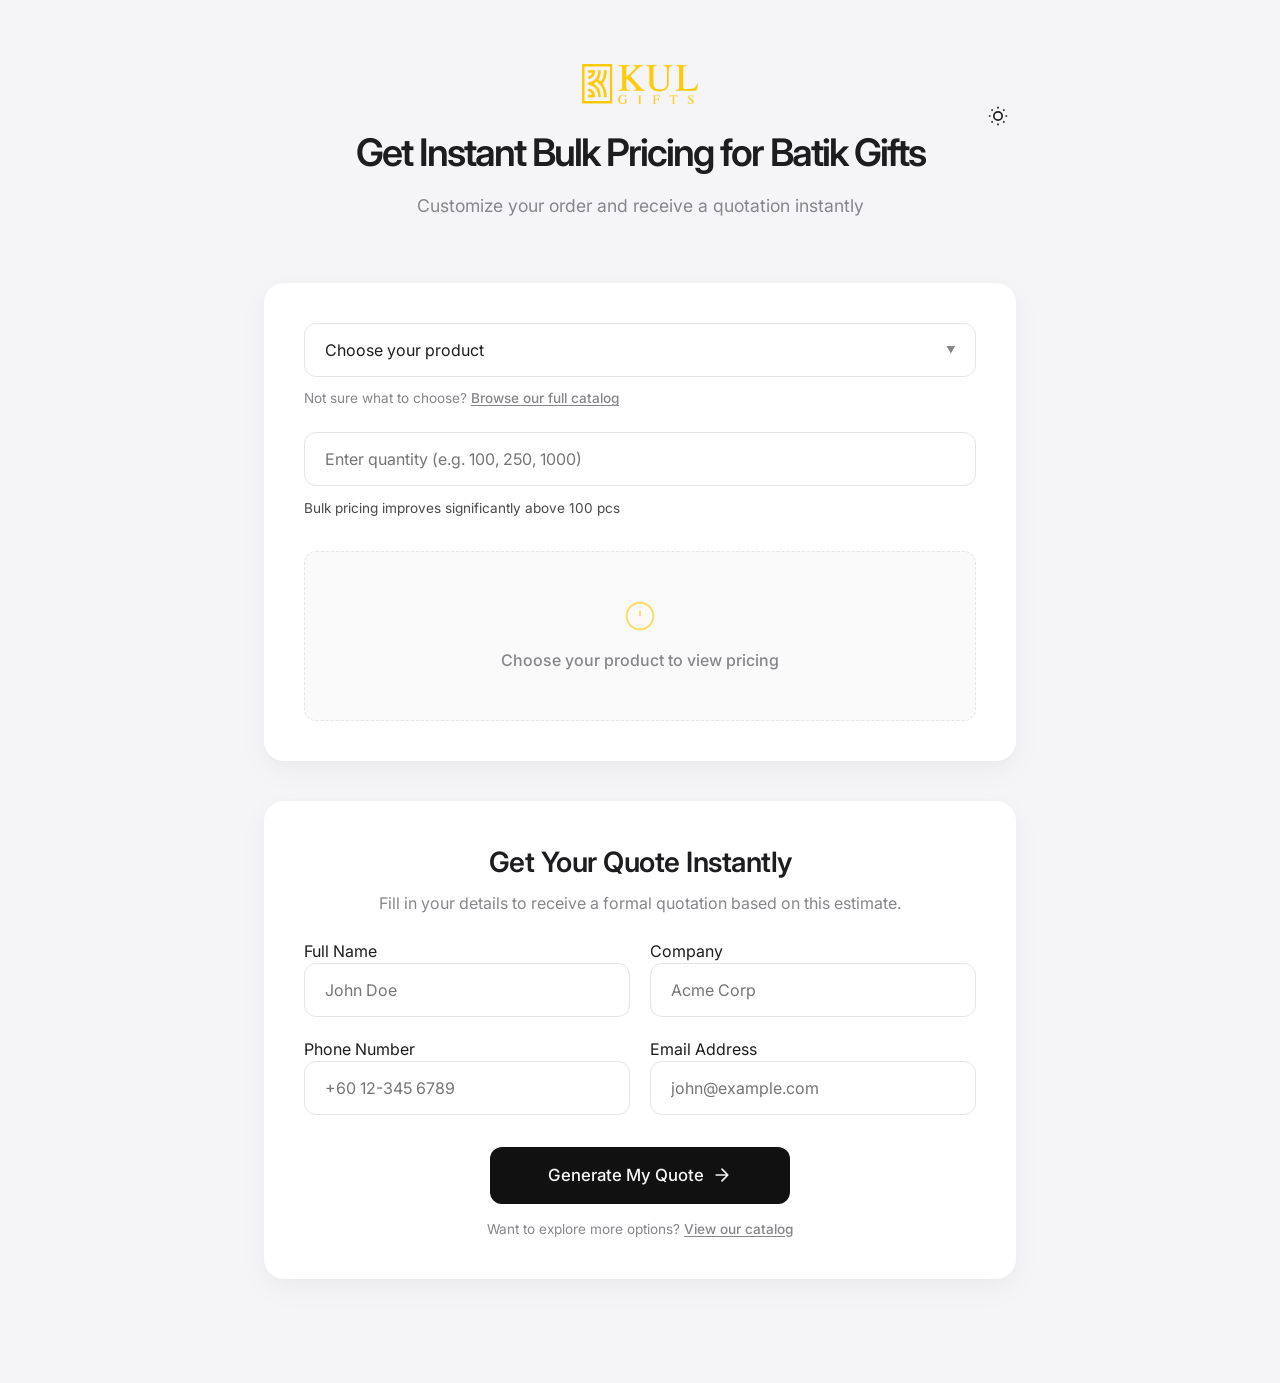
<file: index.html>
<!DOCTYPE html>
<html lang="en">

<head>
    <meta charset="UTF-8" />
    <meta name="viewport" content="width=device-width, initial-scale=1.0" />
    <title>KUL Gifts Bulk Order Estimator</title>

    <link rel="preconnect" href="https://fonts.googleapis.com" />
    <link rel="preconnect" href="https://fonts.gstatic.com" crossorigin />
    <link href="https://fonts.googleapis.com/css2?family=Inter:wght@300;400;500;600;700&display=swap"
        rel="stylesheet" />
    <link rel="stylesheet" href="styles.css" />
</head>

<body>
    <div class="app-container">
        <header class="app-header">
            <div class="brand-header">
                <img src="logo.png" alt="KUL Gifts Logo" class="logo">
            </div>
            <div class="header-top">
                <button id="back-to-calc-btn" class="back-btn hidden" aria-label="Back to calculator">
                    <svg width="24" height="24" viewBox="0 0 24 24" fill="none" stroke="currentColor" stroke-width="2.5"
                        stroke-linecap="round" stroke-linejoin="round">
                        <path d="M15 18l-6-6 6-6" />
                    </svg>
                </button>
                <button id="theme-toggle" class="theme-btn" aria-label="Toggle dark mode">
                    <svg class="sun-icon" width="20" height="20" viewBox="0 0 24 24" fill="none" stroke="currentColor"
                        stroke-width="2">
                        <circle cx="12" cy="12" r="5" />
                        <path
                            d="M12 1v2M12 21v2M4.22 4.22l1.42 1.42M18.36 18.36l1.42 1.42M1 12h2M21 12h2M4.22 19.78l1.42-1.42M18.36 5.64l1.42-1.42" />
                    </svg>
                    <svg class="moon-icon" width="20" height="20" viewBox="0 0 24 24" fill="none" stroke="currentColor"
                        stroke-width="2">
                        <path d="M21 12.79A9 9 0 1 1 11.21 3 7 7 0 0 0 21 12.79z" />
                    </svg>
                </button>
            </div>
            <h2>Get Instant Bulk Pricing for Batik Gifts</h2>
            <p>Customize your order and receive a quotation instantly</p>
        </header>

        <main class="main-content">
            <!-- Estimator Form -->
            <section class="estimator-panel">
                <div id="calculator-section" class="calculator-card glass-card">
                    <!-- Conversion Banner -->


                    <form id="estimator-form">
                        <!-- Step 1 (Minimal) -->
                        <div class="form-group">
                            <div class="select-wrapper">
                                <select id="product" name="product" required>
                                    <option value="" disabled selected hidden>Choose your product</option>
                                    <option value="Batik Kipas Tangan w Cover">Batik Kipas Tangan w Cover</option>
                                    <option value="Batik Zipper Bag / Foldable">Batik Zipper Bag / Foldable</option>
                                    <option value="Batik Totebag Reversible">Batik Totebag Reversible</option>
                                    <option value="Batik Passport Holder">Batik Passport Holder</option>
                                    <option value="Batik Lanyard Holder">Batik Lanyard Holder</option>
                                    <option value="Batik Mini Doorgift">Batik Mini Doorgift</option>
                                    <option value="Batik Notebook">Batik Notebook</option>
                                    <option value="other">Not sure / Other product</option>
                                </select>
                            </div>

                            <!-- Secondary Product Info (Moved here for better flow) -->
                            <div id="custom-product-container" class="form-group hidden" style="margin-top: 1rem;">
                                <label for="custom-product">Tell us what you're looking for</label>
                                <textarea id="custom-product"
                                    placeholder="Example: Batik Bookmark with custom logo printing..."></textarea>
                            </div>

                            <p class="catalog-hint">Not sure what to choose? <a
                                    href="https://kulgifts.com/wp-content/uploads/2026/04/KUL-Gifts-2025-Estimator.pdf"
                                    target="_blank">Browse our full catalog</a></p>
                        </div>

                        <!-- Step 2 (Minimal) -->
                        <div class="form-group">
                            <input type="number" id="quantity" name="quantity"
                                placeholder="Enter quantity (e.g. 100, 250, 1000)" min="1">
                            <div id="quantity-hint" class="quantity-hint"></div>
                            <div style="font-size: 0.85rem; opacity: 0.8; margin-top: 0.5rem;">Bulk pricing improves
                                significantly above 100 pcs</div>
                        </div>

                        <!-- Interactive Fields (Hidden until step 1) -->
                        <div id="interactive-fields-container" class="hidden">
                            <!-- Timeline Selector -->
                            <div class="form-group">
                                <label for="timeline">Production Timeline</label>
                                <div class="select-wrapper">
                                    <select id="timeline" name="timeline">
                                        <option value="Normal">Normal (3–4 weeks)</option>
                                        <option value="Urgent">Urgent (1–2 weeks)</option>
                                    </select>
                                </div>
                            </div>

                            <div id="addons-field-container">
                                <div class="form-group">
                                    <label>Customize Your Order (Add-ons)</label>
                                    <div id="addon-warning" class="hidden"
                                        style="color: #ea4335; font-size: 0.85rem; margin-bottom: 12px; font-weight: 500;">
                                        Customization is available for orders of 50 pcs and above only.
                                    </div>
                                    <div class="addons-group" id="addons-group">
                                        <label class="addon-checkbox" for="addon-logo">
                                            <div class="addon-left">
                                                <div class="custom-checkbox">
                                                    <input type="checkbox" id="addon-logo" value="3" />
                                                    <span class="checkmark"></span>
                                                </div>
                                                <div class="addon-info">
                                                    <span class="addon-name">Logo Printing</span>
                                                </div>
                                            </div>
                                            <span class="addon-price">+RM3/unit</span>
                                        </label>

                                        <label class="addon-checkbox" for="addon-card">
                                            <div class="addon-left">
                                                <div class="custom-checkbox">
                                                    <input type="checkbox" id="addon-card" value="2" />
                                                    <span class="checkmark"></span>
                                                </div>
                                                <div class="addon-info">
                                                    <span class="addon-name">Custom Card</span>
                                                </div>
                                            </div>
                                            <span class="addon-price">+RM2/unit</span>
                                        </label>

                                        <label class="addon-checkbox" for="addon-packaging">
                                            <div class="addon-left">
                                                <div class="custom-checkbox">
                                                    <input type="checkbox" id="addon-packaging" value="5" />
                                                    <span class="checkmark"></span>
                                                </div>
                                                <div class="addon-info">
                                                    <span class="addon-name">Premium Packaging</span>
                                                </div>
                                            </div>
                                            <span class="addon-price">+RM5/unit</span>
                                        </label>
                                    </div>
                                </div>
                            </div>
                        </div>
                    </form>

                    <!-- Pricing Box -->
                    <div id="pricing-box-container" class="hidden">
                        <div class="pricing-display">
                            <div id="savings-message" class="savings-message hidden"></div>
                            <div class="price-row" style="font-size: 0.95rem; margin-bottom: 1.25rem;">
                                <span>Price Per Unit</span>
                                <span id="unit-price" class="price-value">RM 0.00</span>
                            </div>
                            <div id="deposit-section">
                                <div class="price-divider"></div>
                                <div class="payment-breakdown"
                                    style="display: flex; flex-direction: column; auto; gap: 0.85rem; margin-top: 1.25rem; margin-bottom: 1.25rem;">
                                    <div class="price-row" style="font-size: 1rem;">
                                        <span>Deposit (60%)</span>
                                        <span id="deposit-price" class="price-value">RM 0.00</span>
                                    </div>
                                    <div class="price-row" style="font-size: 1rem;">
                                        <span>Balance (40%)</span>
                                        <span id="balance-price" class="price-value">RM 0.00</span>
                                    </div>
                                </div>
                            </div>
                            <div class="price-divider"></div>
                            <div class="price-row total" style="margin-top: 1.5rem;">
                                <span style="font-size: 1.1rem;">Estimated Total</span>
                                <span id="total-price" class="price-value highlight">RM 0.00</span>
                            </div>
                            <div id="pricing-note" class="catalog-hint" style="margin-top: 1rem; line-height: 1.5;">
                                Estimated pricing based on standard specifications.<br>
                                60% deposit required to confirm order, balance upon completion.<br>
                                Delivery charges are calculated separately.
                            </div>
                        </div>
                    </div>

                    <!-- Empty State Message -->
                    <div id="empty-state-container" class="empty-state-container">
                        <div class="empty-state-msg">
                            <svg width="32" height="32" viewBox="0 0 24 24" fill="none" stroke="currentColor"
                                stroke-width="1.5">
                                <circle cx="12" cy="12" r="10" />
                                <path d="M12 8v4M12 16h.01" />
                            </svg>
                            <p>Choose your product to view pricing</p>
                        </div>
                    </div>

                    <!-- Tailored Quotation Message -->
                    <div id="tailored-quote-msg" class="tailored-quote-msg hidden">
                        <div class="msg-icon">
                            <svg width="24" height="24" viewBox="0 0 24 24" fill="none" stroke="currentColor"
                                stroke-width="2">
                                <path d="M21 15a2 2 0 0 1-2 2H7l-4 4V5a2 2 0 0 1 2-2h14a2 2 0 0 1 2 2z" />
                            </svg>
                        </div>
                        <p>This request requires a tailored quotation. Submit your request and our team will assist you
                            with the best rates.</p>
                    </div>
                </div>
            </section>

            <section class="lead-layout">
                <div id="lead-section" class="lead-card glass-card">
                    <h3>Get Your Quote Instantly</h3>
                    <p class="lead-desc" style="margin-bottom: 1.5rem;">
                        Fill in your details to receive a formal quotation based on this estimate.
                    </p>

                    <form id="lead-form">
                        <div class="input-grid">
                            <div class="input-group">
                                <label for="name">Full Name</label>
                                <input type="text" id="name" required placeholder="John Doe" />
                            </div>

                            <div class="input-group">
                                <label for="company">Company</label>
                                <input type="text" id="company" required placeholder="Acme Corp" />
                            </div>

                            <div class="input-group">
                                <label for="phone">Phone Number</label>
                                <input type="tel" id="phone" required placeholder="+60 12-345 6789" />
                            </div>

                            <div class="input-group">
                                <label for="email">Email Address</label>
                                <input type="email" id="email" required placeholder="john@example.com" />
                            </div>
                        </div>

                        <button type="submit" class="submit-btn" id="submit-lead-btn"
                            style="margin-bottom: 16px; background-color: var(--primary); color: var(--bg-color); border: none;">
                            <span>Generate My Quote</span>
                            <svg class="icon-arrow" width="20" height="20" viewBox="0 0 24 24" fill="none"
                                stroke="currentColor" stroke-width="2" stroke-linecap="round" stroke-linejoin="round">
                                <path d="M5 12h14M12 5l7 7-7 7" />
                            </svg>
                        </button>

                        <div style="text-align: center;">
                            <p class="catalog-hint secondary">Want to explore more options? <a
                                    href="https://kulgifts.com/wp-content/uploads/2026/04/KUL-Gifts-2025-Catalog.pdf"
                                    target="_blank">View our catalog</a></p>
                        </div>
                    </form>
                </div>
            </section>

            <!-- Professional Quotation Preview Section -->
            <section id="preview-section" class="preview-layout hidden">
                <div class="preview-card invoice-card">

                    <!-- Header -->
                    <div class="invoice-header">
                        <div class="invoice-brand">
                            <div class="logo-wrapper">
                                <img src="iconlogo.png" class="logo" alt="KUL Gifts Logo">
                            </div>
                        </div>
                        <div class="invoice-title">
                            <h1 style="color: #FFCA07;">QUOTATION</h1>
                            <div class="invoice-meta">
                                <p><strong>Quote ID:</strong> <span id="preview-quote-id">-</span></p>
                                <p><strong>Date Issued:</strong> <span id="preview-date-issued">-</span></p>
                                <p><strong>Valid Until:</strong> <span id="preview-valid-until">-</span></p>
                            </div>
                        </div>
                    </div>

                    <!-- Separation Line -->
                    <div class="invoice-divider-thick"></div>

                    <!-- Addresses -->
                    <div class="invoice-addresses">
                        <div class="invoice-from">
                            <h4 class="address-title">FROM:</h4>
                            <p><strong>Name:</strong> KUL Gifts Team</p>
                            <p><strong>Company:</strong> KUL Gifts Worldwide</p>
                            <p><strong>Phone:</strong> 60182630390</p>
                            <p><strong>Email:</strong> <a href="mailto:kulgifts2u@gmail.com">kulgifts2u@gmail.com</a>
                            </p>
                        </div>
                        <div class="invoice-to">
                            <h4 class="address-title">TO:</h4>
                            <p><strong>Name:</strong> <span id="preview-name">-</span></p>
                            <p><strong>Company:</strong> <span id="preview-company">-</span></p>
                            <p><strong>Phone:</strong> <span id="preview-phone">-</span></p>
                            <p><strong>Email:</strong> <span id="preview-email">-</span></p>
                        </div>
                    </div>

                    <div class="invoice-divider"></div>

                    <!-- Order Details -->
                    <div class="invoice-section">
                        <h4 class="section-heading">ORDER DETAILS</h4>
                        <div class="invoice-table">
                            <div class="invoice-row header-row">
                                <span class="col-main">Product</span>
                                <span class="col-qty">Quantity</span>
                                <span class="col-price">Unit Price</span>
                            </div>
                            <div class="invoice-row">
                                <span id="preview-product" class="col-main font-semibold">-</span>
                                <span id="preview-quantity" class="col-qty">- pcs</span>
                                <span id="preview-unit-price" class="col-price">-</span>
                            </div>
                        </div>
                    </div>

                    <div class="invoice-divider"></div>

                    <!-- Add-ons Details -->
                    <div class="invoice-section">
                        <h4 class="section-heading">ADD-ONS</h4>
                        <div id="preview-addons-container" class="invoice-addons-list">
                            <!-- Dynamic addon rows will be injected here -->
                            <p class="no-addons">None</p>
                        </div>
                    </div>

                    <div class="invoice-divider"></div>

                    <!-- Pricing Summary -->
                    <div class="invoice-summary-wrapper">
                        <div class="invoice-summary">
                            <div class="summary-row">
                                <span>Subtotal:</span>
                                <span id="preview-subtotal">-</span>
                            </div>
                            <div class="summary-row">
                                <span>Add-ons Total:</span>
                                <span id="preview-addons-total">-</span>
                            </div>
                            <div class="summary-row total-row">
                                <span>TOTAL AMOUNT:</span>
                                <span id="preview-final-total" class="total-gold">-</span>
                            </div>
                        </div>
                    </div>

                    <!-- Payment Information Section -->
                    <div class="invoice-section" style="margin-top: 2rem;">
                        <h4 class="section-heading">PAYMENT INFORMATION</h4>
                        <div class="invoice-payment" style="font-size: 0.95rem; line-height: 1.6;">
                            <p style="margin: 0;"><strong>Bank:</strong> Maybank</p>
                            <p style="margin: 0;"><strong>Account Name:</strong> KUL GIFT WORLDWIDE</p>
                            <p style="margin: 0;"><strong>Account Number:</strong> 518608055493</p>
                        </div>
                    </div>

                    <!-- Notes Section -->
                    <div class="invoice-notes">
                        <h4 class="notes-heading">NOTES:</h4>
                        <ul>
                            <li>This quotation is valid for 7 days from the date issued</li>
                            <li>Production will begin after confirmation</li>
                            <li>Delivery timeline will be shared upon order confirmation</li>
                            <li>Shipping/delivery is NOT included in this quotation</li>
                            <li>Delivery can be arranged via Lalamove (paid by client or arranged by KUL Gifts upon
                                request)</li>
                        </ul>
                    </div>

                    <!-- Action Buttons -->
                    <div class="invoice-actions no-print">
                        <button type="button" id="confirm-quote-btn" class="submit-btn primary-btn invoice-btn">
                            <span>Confirm & Generate Official Quotation</span>
                        </button>
                        <button type="button" id="edit-details-btn" class="secondary-btn invoice-btn outline">
                            <span>Edit Details</span>
                        </button>
                    </div>
                </div>
            </section>

            <div id="success-message" class="success-card hidden">
                <div class="success-icon">
                    <svg width="48" height="48" viewBox="0 0 24 24" fill="none" stroke="currentColor" stroke-width="2"
                        stroke-linecap="round" stroke-linejoin="round">
                        <path d="M22 11.08V12a10 10 0 1 1-5.93-9.14" />
                        <polyline points="22 4 12 14.01 9 11.01" />
                    </svg>
                </div>

                <h3 id="success-title">Request Submitted!</h3>
                <p id="success-text" style="margin-bottom: 1.5rem">
                    Thank you for choosing KUL Gifts. Final quotation has been sent to your email.
                </p>

                <div class="whatsapp-container"
                    style="margin-top: 0; padding-top: 0; border-top: none; text-align: center; margin-bottom: 2rem;">
                    <button type="button" id="whatsapp-confirm-btn" class="submit-btn"
                        style="margin: 0 auto 12px auto; width: 100%; max-width: 350px; background-color: #25D366; color: #fff; border: none;">
                        <svg width="20" height="20" viewBox="0 0 24 24" fill="currentColor">
                            <path
                                d="M17.472 14.382c-.297-.149-1.758-.867-2.03-.967-.273-.099-.471-.148-.67.15-.197.297-.767.966-.94 1.164-.173.199-.347.223-.644.075-.297-.15-1.255-.463-2.39-1.475-.883-.788-1.48-1.761-1.653-2.059-.173-.297-.018-.458.13-.606.134-.133.298-.347.446-.52.149-.174.198-.298.298-.497.099-.198.05-.371-.025-.52-.075-.149-.669-1.612-.916-2.207-.242-.579-.487-.5-.669-.51-.173-.008-.371-.01-.57-.01-.198 0-.52.074-.792.372-.272.297-1.04 1.016-1.04 2.479 0 1.462 1.065 2.875 1.213 3.074.149.198 2.096 3.2 5.077 4.487.709.306 1.262.489 1.694.625.712.227 1.36.195 1.871.118.571-.085 1.758-.719 2.006-1.413.248-.694.248-1.289.173-1.413-.074-.124-.272-.198-.57-.347m-5.421 7.403h-.004a9.87 9.87 0 01-5.031-1.378l-.361-.214-3.741.982.998-3.648-.235-.374a9.86 9.86 0 01-1.51-5.26c.001-5.45 4.436-9.884 9.888-9.884 2.64 0 5.122 1.03 6.988 2.898a9.825 9.825 0 012.893 6.994c-.003 5.45-4.437 9.884-9.885 9.884m8.413-18.297A11.815 11.815 0 0012.05 0C5.495 0 .16 5.335.157 11.892c0 2.096.547 4.142 1.588 5.945L0 24l6.335-1.662c1.72.94 3.659 1.437 5.63 1.438h.005c6.554 0 11.89-5.335 11.893-11.893a11.821 11.821 0 00-3.48-8.413Z" />
                        </svg>
                        <span id="whatsapp-btn-text">Chat on WhatsApp to Confirm Order</span>
                    </button>
                </div>

                <button id="reset-btn" class="secondary-btn">Calculate Another Order</button>
            </div>
        </main>
    </div>

    <script src="script.js"></script>
</body>

</html>
</file>
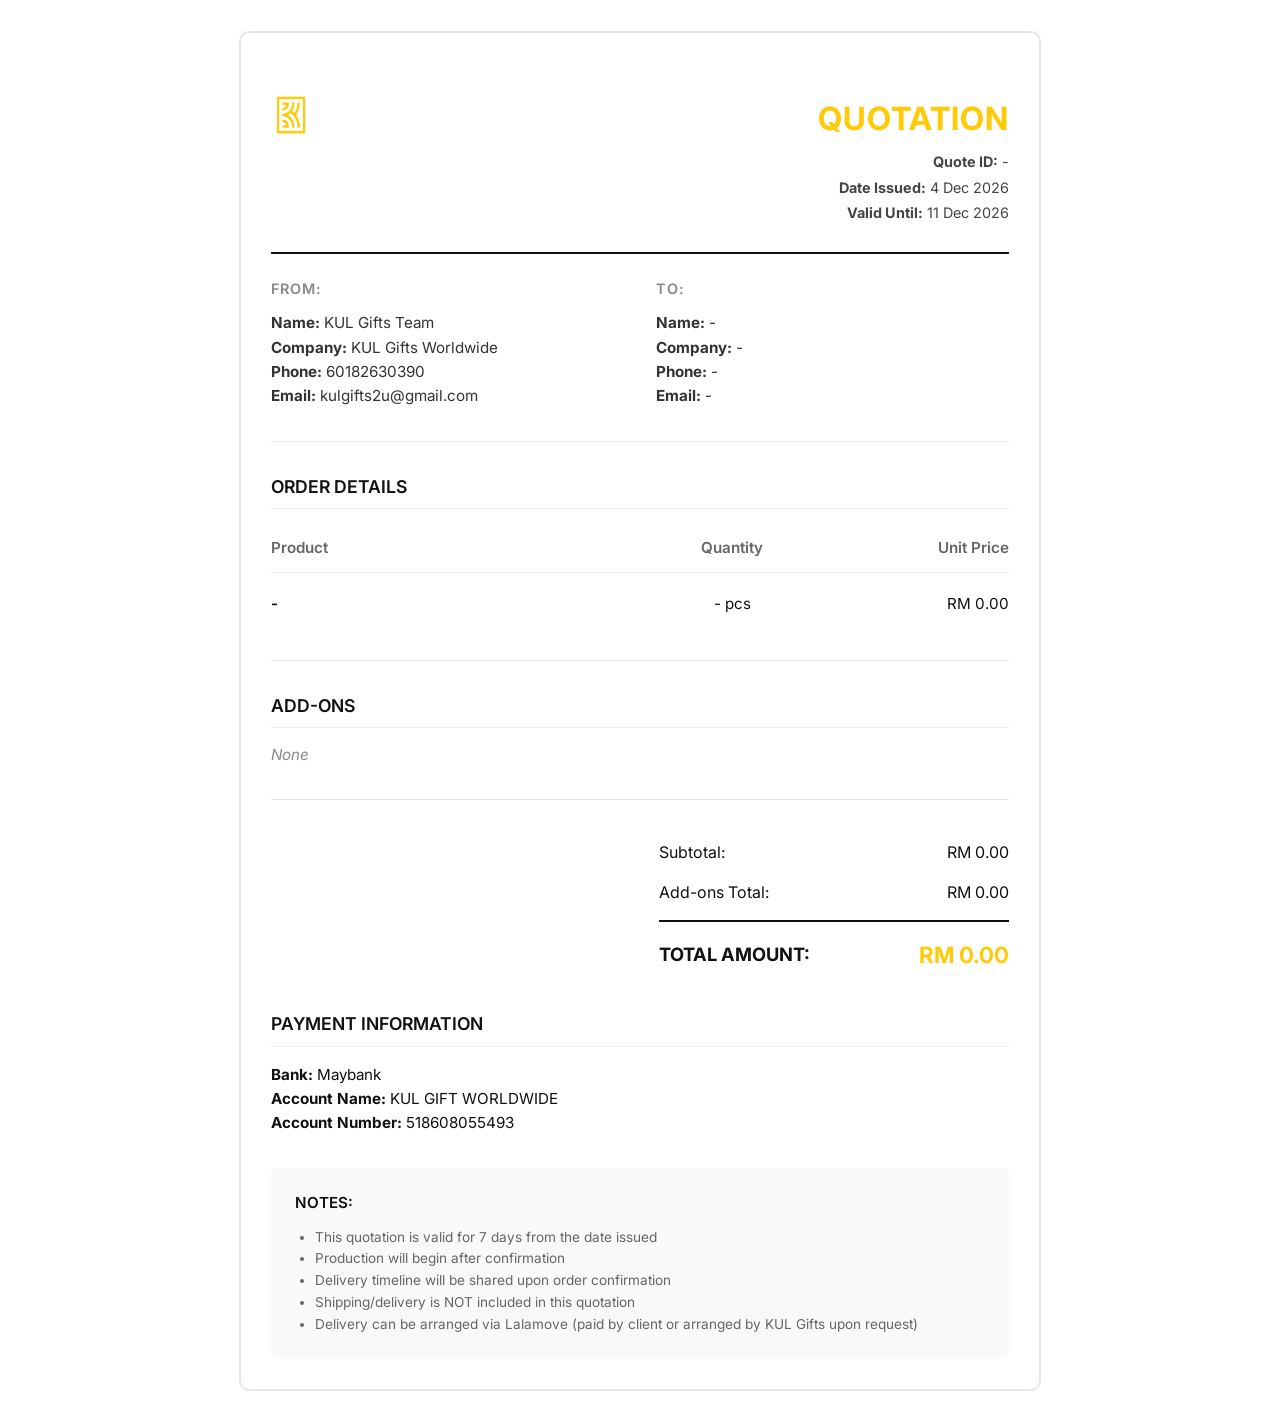
<file: quotation.html>
<!DOCTYPE html>
<html lang="en">

<head>
    <meta charset="UTF-8">
    <meta name="viewport" content="width=device-width, initial-scale=1.0" />
    <title>Quotation</title>
    <link href="https://fonts.googleapis.com/css2?family=Inter:wght@300;400;500;600;700&display=swap" rel="stylesheet">
    <link rel="stylesheet" href="styles.css" />
    <style>
        body {
            background-color: #FFFFFF !important;
            color: #111111 !important;
            padding: 2rem;
            margin: 0;
            -webkit-print-color-adjust: exact;
            print-color-adjust: exact;
        }

        .print-container {
            max-width: 800px;
            margin: 0 auto;
            border: 1px solid #e5e5e5;
            border-radius: 10px;
            padding: 30px;
            box-shadow: 0 0 0 1px #e5e5e5;
        }

        .invoice-card {
            box-shadow: none !important;
            border: none !important;
            padding: 0 !important;
            border-top: none !important;
            padding-top: 2rem !important;
        }


        @media print {
            body {
                padding: 0;
                margin: 0;
                zoom: 0.9;
            }

            .print-container {
                max-width: 100%;
                border: none;
                padding: 0;
                box-shadow: none;
                page-break-inside: avoid;
                break-inside: avoid;
            }

            .invoice-section {
                page-break-inside: avoid;
                break-inside: avoid;
            }

            .invoice-card {
                box-shadow: none;
                border: none;
                padding: 0;
                border-top: none;
            }

            .logo {
                height: 35px;
            }

            .no-print {
                display: none !important;
            }
        }
    </style>
</head>

<body>

    <div class="print-container">
        <section id="preview-section" class="preview-layout">
            <div class="preview-card invoice-card">

                <!-- Header -->
                <div class="invoice-header">
                    <div class="invoice-brand">
                        <div class="logo-wrapper">
                            <img src="iconlogo.png" alt="KUL Gifts Logo" class="logo">
                        </div>
                    </div>
                    <div class="invoice-title">
                        <h1 style="color: #FFCA07;">QUOTATION</h1>
                        <div class="invoice-meta">
                            <p><strong>Quote ID:</strong> <span id="preview-quote-id">-</span></p>
                            <p><strong>Date Issued:</strong> <span id="preview-date-issued">-</span></p>
                            <p><strong>Valid Until:</strong> <span id="preview-valid-until">-</span></p>
                        </div>
                    </div>
                </div>

                <!-- Separation Line -->
                <div class="invoice-divider-thick"></div>

                <!-- Addresses -->
                <div class="invoice-addresses">
                    <div class="invoice-from">
                        <h4 class="address-title">FROM:</h4>
                        <p><strong>Name:</strong> KUL Gifts Team</p>
                        <p><strong>Company:</strong> KUL Gifts Worldwide</p>
                        <p><strong>Phone:</strong> 60182630390</p>
                        <p><strong>Email:</strong> <a href="mailto:kulgifts2u@gmail.com">kulgifts2u@gmail.com</a>
                        </p>
                    </div>
                    <div class="invoice-to">
                        <h4 class="address-title">TO:</h4>
                        <p><strong>Name:</strong> <span id="preview-name">-</span></p>
                        <p><strong>Company:</strong> <span id="preview-company">-</span></p>
                        <p><strong>Phone:</strong> <span id="preview-phone">-</span></p>
                        <p><strong>Email:</strong> <span id="preview-email">-</span></p>
                    </div>
                </div>

                <div class="invoice-divider"></div>

                <!-- Order Details -->
                <div class="invoice-section">
                    <h4 class="section-heading">ORDER DETAILS</h4>
                    <div class="invoice-table">
                        <div class="invoice-row header-row">
                            <span class="col-main">Product</span>
                            <span class="col-qty">Quantity</span>
                            <span class="col-price">Unit Price</span>
                        </div>
                        <div class="invoice-row">
                            <span id="preview-product" class="col-main font-semibold">-</span>
                            <span id="preview-quantity" class="col-qty">- pcs</span>
                            <span id="preview-unit-price" class="col-price">-</span>
                        </div>
                    </div>
                </div>

                <div class="invoice-divider"></div>

                <!-- Add-ons Details -->
                <div class="invoice-section">
                    <h4 class="section-heading">ADD-ONS</h4>
                    <div id="preview-addons-container" class="invoice-addons-list">
                        <!-- Dynamic addon html will be injected here -->
                        <p class="no-addons">None</p>
                    </div>
                </div>

                <div class="invoice-divider"></div>

                <!-- Pricing Summary -->
                <div class="invoice-summary-wrapper">
                    <div class="invoice-summary">
                        <div class="summary-row">
                            <span>Subtotal:</span>
                            <span id="preview-subtotal">-</span>
                        </div>
                        <div class="summary-row">
                            <span>Add-ons Total:</span>
                            <span id="preview-addons-total">-</span>
                        </div>
                        <div class="summary-row total-row">
                            <span>TOTAL AMOUNT:</span>
                            <span id="preview-final-total" class="total-gold">-</span>
                        </div>
                    </div>
                </div>

                <!-- Payment Information Section -->
                <div class="invoice-section" style="margin-top: 2rem;">
                    <h4 class="section-heading">PAYMENT INFORMATION</h4>
                    <div class="invoice-payment" style="font-size: 0.95rem; line-height: 1.6;">
                        <p style="margin: 0;"><strong>Bank:</strong> Maybank</p>
                        <p style="margin: 0;"><strong>Account Name:</strong> KUL GIFT WORLDWIDE</p>
                        <p style="margin: 0;"><strong>Account Number:</strong> 518608055493</p>
                    </div>
                </div>

                <!-- Notes Section -->
                <div class="invoice-notes">
                    <h4 class="notes-heading">NOTES:</h4>
                    <ul>
                        <li>This quotation is valid for 7 days from the date issued</li>
                        <li>Production will begin after confirmation</li>
                        <li>Delivery timeline will be shared upon order confirmation</li>
                        <li>Shipping/delivery is NOT included in this quotation</li>
                        <li>Delivery can be arranged via Lalamove (paid by client or arranged by KUL Gifts upon
                            request)
                        </li>
                    </ul>
                </div>

            </div>
        </section>
    </div>

    <script>
        document.addEventListener('DOMContentLoaded', () => {
            const params = new URLSearchParams(window.location.search);

            function formatRM(value) {
                const num = parseFloat(value);
                if (isNaN(num)) return "RM 0.00";
                return "RM " + num.toLocaleString('en-MY', {
                    minimumFractionDigits: 2,
                    maximumFractionDigits: 2
                });
            }

            function parseCurrency(val) {
                if (!val || val === "-" || val === "Custom") return 0;
                let clean = String(val).replace(/[RM,\s]/gi, '');
                let num = parseFloat(clean);
                return isNaN(num) ? 0 : num;
            }

            // Dates definition
            const now = new Date();
            const dateIssuedStr = now.toLocaleDateString('en-MY', { year: 'numeric', month: 'short', day: 'numeric' });
            const validUntilDate = new Date(now.setDate(now.getDate() + 7));
            const validUntilStr = validUntilDate.toLocaleDateString('en-MY', { year: 'numeric', month: 'short', day: 'numeric' });

            // Meta
            document.getElementById("preview-quote-id").textContent = params.get("quote_id") || "-";
            document.getElementById("preview-date-issued").textContent = dateIssuedStr;
            document.getElementById("preview-valid-until").textContent = validUntilStr;

            // Contact Info
            document.getElementById("preview-name").textContent = params.get("name") || "-";
            document.getElementById("preview-company").textContent = params.get("company") || "-";
            document.getElementById("preview-phone").textContent = params.get("phone") || "-";
            document.getElementById("preview-email").textContent = params.get("email") || "-";

            // Order Details
            document.getElementById("preview-product").textContent = params.get("product") || "-";
            document.getElementById("preview-quantity").textContent = params.get("quantity") ? params.get("quantity") + " pcs" : "- pcs";
            
            const unitPriceRaw = params.get("unitPrice");
            document.getElementById("preview-unit-price").textContent = (unitPriceRaw === "Custom") ? "Custom" : formatRM(parseCurrency(unitPriceRaw));

            // Addons
            const rawAddons = params.get("addons");
            if (rawAddons && rawAddons !== "None" && rawAddons !== "-" && rawAddons !== "") {
                document.getElementById("preview-addons-container").innerHTML = decodeURIComponent(rawAddons);
            } else {
                document.getElementById("preview-addons-container").innerHTML = '<p class="no-addons">None</p>';
            }

            // Pricing Summary Logic
            const subtotalVal = parseCurrency(params.get("subtotal"));
            const addonsTotalVal = parseCurrency(params.get("addonsTotal"));
            
            let totalVal;
            if (params.get("total")) {
                totalVal = parseCurrency(params.get("total"));
            } else {
                totalVal = subtotalVal + addonsTotalVal;
            }

            document.getElementById("preview-subtotal").textContent = formatRM(subtotalVal);
            document.getElementById("preview-addons-total").textContent = formatRM(addonsTotalVal);
            document.getElementById("preview-final-total").textContent = formatRM(totalVal);

            // Trigger auto print
            window.onload = function () {
                setTimeout(() => {
                    window.print();
                }, 500);
            }
        });
    </script>

</body>

</html>
</file>
<file: styles.css>
:root {
    /* Light Theme (Default) */
    --primary: #111111;
    --primary-hover: #000000;
    --accent: #FFCA07;
    --bg-color: #F5F5F7;
    --surface: #FFFFFF;
    --surface-hover: #FAFAFA;
    --border: #E5E5EA;
    --border-hover: #D1D1D6;
    --text-main: #1D1D1F;
    --text-muted: #86868B;
    --shadow-soft: 0 10px 30px rgba(0, 0, 0, 0.04), 0 2px 8px rgba(0, 0, 0, 0.02);
    --shadow-hover: 0 20px 50px rgba(0, 0, 0, 0.08), 0 4px 12px rgba(0, 0, 0, 0.03);
    --radius-md: 12px;
    --radius-lg: 20px;
    --transition: all 0.4s cubic-bezier(0.25, 1, 0.5, 1);

    --display-sun: block;
    --display-moon: none;

    --pricing-bg: #101010;
    --pricing-text: #F5F5F7;
    --pricing-muted: #86868B;
    --pricing-divider: rgba(255, 255, 255, 0.1);
}

body.dark {
    /* Dark Theme */
    --primary: #FFFFFF;
    --primary-hover: #EBEBEB;
    --bg-color: #000000;
    --surface: #1C1C1E;
    --surface-hover: #2C2C2E;
    --border: #3A3A3C;
    --border-hover: #48484A;
    --text-main: #F5F5F7;
    --text-muted: #86868B;
    --shadow-soft: 0 10px 30px rgba(0, 0, 0, 0.4);
    --shadow-hover: 0 20px 50px rgba(0, 0, 0, 0.6);

    --display-sun: none;
    --display-moon: block;

    --pricing-bg: #101010;
    --pricing-text: #FFFFFF;
    --pricing-muted: rgba(255, 255, 255, 0.7);
    --pricing-divider: rgba(255, 255, 255, 0.2);
}

* {
    margin: 0;
    padding: 0;
    box-sizing: border-box;
}

body {
    font-family: 'Inter', -apple-system, BlinkMacSystemFont, sans-serif;
    background-color: var(--bg-color);
    color: var(--text-main);
    line-height: 1.5;
    -webkit-font-smoothing: antialiased;
    transition: background-color 0.4s ease, color 0.4s ease;
}

.app-container {
    max-width: 800px;
    margin: 0 auto;
    padding: 4rem 1.5rem;
    min-height: 100vh;
}

/* Header Styles */
.app-header {
    text-align: center;
    margin-bottom: 4rem;
}

.header-top {
    display: flex;
    justify-content: center;
    align-items: center;
    position: relative;
    margin-bottom: 0.5rem;
}

.app-header h1 {
    font-size: 1rem;
    text-transform: uppercase;
    letter-spacing: 2px;
    color: var(--text-muted);
    font-weight: 500;
}

.theme-btn,
.back-btn {
    position: absolute;
    background: none;
    border: none;
    cursor: pointer;
    color: var(--text-main);
    padding: 8px;
    border-radius: 50%;
    transition: background-color 0.3s ease, opacity 0.3s ease, transform 0.3s ease;
    display: flex;
    align-items: center;
    justify-content: center;
}

.theme-btn {
    right: 0;
}

.back-btn {
    left: 0;
}

.theme-btn:hover,
.back-btn:hover {
    background-color: var(--surface-hover);
}

.back-btn:hover {
    transform: translateX(-3px);
}

.sun-icon {
    display: var(--display-sun);
}

.moon-icon {
    display: var(--display-moon);
}

.app-header h2 {
    font-size: 38px;
    font-weight: 600;
    letter-spacing: -2px;
    color: var(--text-main);
    margin-bottom: 0.75rem;
}

.app-header p {
    color: var(--text-muted);
    font-size: 1.1rem;
}

/* Estimator Panel */
.estimator-panel {
    width: 100%;
    margin-bottom: 2.5rem;
}

.glass-card {
    background: var(--surface);
    border-radius: var(--radius-lg);
    box-shadow: var(--shadow-soft);
    transition: var(--transition);
    width: 100%;
    margin-bottom: 2.5rem;
    padding: 2.5rem;
}

.glass-card:hover {
    box-shadow: var(--shadow-hover);
}

.calculator-card,
.lead-card {
    padding: 2.5rem;
}

.glass-card {
    background: var(--surface);
    border-radius: var(--radius-lg);
    box-shadow: var(--shadow-soft);
    transition: var(--transition);
    width: 100%;
    margin-bottom: 2.5rem;
}

.glass-card:hover {
    box-shadow: var(--shadow-hover);
}

.calculator-card,
.lead-card {
    padding: 2.5rem;
}

.calculator-card {
    /* Keeping estimator specifics if any */
}

.lead-layout {
    margin-top: 1rem;
}

.form-group {
    margin-bottom: 1.5rem;
}

.form-group label {
    display: block;
    font-weight: 500;
    margin-bottom: 0.6rem;
    color: var(--text-main);
    font-size: 0.95rem;
}

.select-wrapper {
    position: relative;
}

.select-wrapper::after {
    content: "▼";
    font-size: 0.6rem;
    position: absolute;
    right: 1.25rem;
    top: 50%;
    transform: translateY(-50%);
    pointer-events: none;
    color: var(--text-muted);
}

select,
input {
    appearance: none;
    width: 100%;
    padding: 1rem 1.25rem;
    border: 1px solid var(--border);
    border-radius: var(--radius-md);
    font-size: 1rem;
    font-family: inherit;
    background-color: var(--surface);
    color: var(--text-main);
    transition: var(--transition);
}

select:focus,
input:focus,
textarea:focus {
    outline: none;
    border-color: var(--accent);
    box-shadow: 0 0 0 3px rgba(255, 202, 7, 0.15);
}

/* Hide number input spinners */
input[type="number"]::-webkit-inner-spin-button,
input[type="number"]::-webkit-outer-spin-button {
    -webkit-appearance: none;
    margin: 0;
}

input[type="number"] {
    -moz-appearance: textfield;
}

textarea {
    font-family: inherit;
    font-size: 1rem;
    color: var(--text-main);
    resize: vertical;
    min-height: 120px;
    line-height: 1.6;
    padding: 1.25rem;
    background-color: var(--surface);
    border: 1px solid var(--border);
    border-radius: var(--radius-md);
    transition: var(--transition);
}

textarea::placeholder {
    color: var(--text-muted);
    opacity: 0.7;
}

textarea:focus {
    outline: none;
    border-color: var(--accent);
    box-shadow: 0 0 0 4px rgba(255, 202, 7, 0.1);
    background-color: var(--surface-hover);
}

#custom-product-container {
    transition: all 0.4s cubic-bezier(0.16, 1, 0.3, 1);
    opacity: 1;
    transform: translateY(0);
    overflow: hidden;
    max-height: 400px;
}

#custom-product-container.hidden {
    opacity: 0;
    transform: translateY(-10px);
    max-height: 0;
    margin-top: 0 !important;
    margin-bottom: 0 !important;
    pointer-events: none;
    display: block !important;
    /* Override .hidden display:none to allow transition */
}

.quantity-hint {
    font-size: 0.85rem;
    color: var(--text-muted);
    margin-top: 0.75rem;
    padding-left: 0.25rem;
    font-weight: 500;
    transition: var(--transition);
}

.quantity-hint.unlock {
    color: #4CAF50;
    /* Success green */
}

.quantity-hint.highlight {
    color: #FFCA07;
    /* Highlight yellow */
    font-weight: 600;
}

/* Dark mode specific for highlight visibility */
body.dark .quantity-hint.highlight {
    color: #ffd84d;
}

.catalog-hint {
    font-size: 0.85rem;
    color: var(--text-muted);
    margin-top: 0.75rem;
    line-height: 1.4;
}

.catalog-hint a {
    color: var(--text-muted);
    text-decoration: underline;
    text-underline-offset: 2px;
    font-weight: 500;
    transition: var(--transition);
}

.catalog-hint a:hover {
    color: var(--text-main);
}

.catalog-hint.secondary {
    margin-top: 1rem;
    text-align: center;
}

.hidden {
    display: none !important;
}

/* Empty State Message */
.empty-state-container {
    padding: 3.5rem 2rem;
    text-align: center;
    background: transparent;
    border: 1px dashed rgba(255, 255, 255, 0.2);
    border-radius: var(--radius-md);
    margin-top: 0;
    flex-grow: 1;
    display: flex;
    align-items: center;
    justify-content: center;
    animation: fadeIn 0.4s ease;
}

.empty-state-msg {
    display: flex;
    flex-direction: column;
    align-items: center;
    gap: 1rem;
    color: #a1a1a6;
}

.empty-state-msg svg {
    color: var(--accent);
    opacity: 0.6;
}

.empty-state-msg p {
    font-size: 1rem;
    font-weight: 500;
}

/* Addons */
.addons-group {
    display: flex;
    flex-direction: column;
    gap: 0.75rem;
}

.addon-checkbox {
    display: flex;
    align-items: center;
    position: relative;
    padding: 1rem 1.25rem;
    border: 1px solid var(--border);
    border-radius: var(--radius-md);
    cursor: pointer;
    transition: var(--transition);
}

.addon-checkbox:hover {
    border-color: var(--border-hover);
    background-color: var(--surface-hover);
}

.addon-left {
    display: flex;
    align-items: center;
    flex-grow: 1;
}

.custom-checkbox {
    position: relative;
    width: 20px;
    height: 20px;
    margin-right: 1rem;
    flex-shrink: 0;
}

.custom-checkbox input {
    position: absolute;
    opacity: 0;
    cursor: pointer;
    height: 0;
    width: 0;
    margin: 0;
}

.checkmark {
    position: absolute;
    top: 0;
    left: 0;
    height: 20px;
    width: 20px;
    background-color: transparent;
    border: 2px solid var(--border);
    border-radius: 6px;
    transition: var(--transition);
}

.custom-checkbox:hover input~.checkmark {
    border-color: var(--border-hover);
}

.custom-checkbox input:checked~.checkmark {
    background-color: var(--accent);
    border-color: var(--accent);
}

.checkmark:after {
    content: "";
    position: absolute;
    display: none;
}

.custom-checkbox input:checked~.checkmark:after {
    display: block;
}

.custom-checkbox .checkmark:after {
    left: 6px;
    top: 2px;
    width: 5px;
    height: 10px;
    border: solid #111;
    border-width: 0 2px 2px 0;
    transform: rotate(45deg);
}

.addon-name {
    font-weight: 500;
    font-size: 0.95rem;
}

.addon-price {
    color: var(--text-muted);
    font-size: 0.9rem;
}

/* Pricing Display */
.pricing-display {
    background: #191919;
    color: #ffffff;
    border-radius: var(--radius-md);
    padding: 2.5rem;
    margin-top: 2rem;
    box-shadow: 0 10px 30px rgba(0, 0, 0, 0.1);
    transition: background-color 0.4s ease;
}

body.dark .pricing-display {
    background-color: #101010;
}

.price-row {
    display: flex;
    justify-content: space-between;
    align-items: center;
    font-size: 1.1rem;
    color: #a1a1a6;
    font-weight: 500;
}

.price-divider {
    height: 1px;
    background-color: rgba(255, 255, 255, 0.05);
    margin: 1.5rem 0;
}

.price-row.total {
    color: #ffffff;
    align-items: center;
}

.price-value {
    color: #ffffff;
}

.price-value.highlight {
    font-size: clamp(28px, 6vw, 48px);
    font-weight: 700;
    color: #ffffff;
    letter-spacing: -1.5px;
    line-height: 1.2;
    word-break: break-word;
}

@media (max-width: 480px) {
    .price-row.total {
        flex-direction: column;
        align-items: flex-start;
        gap: 0.25rem;
    }
}

#pricing-box-container {
    width: 100%;
}

/* Empty State Message */
.empty-state-container {
    padding: 3rem 2rem;
    text-align: center;
    background: var(--surface-hover);
    border: 1px dashed var(--border);
    border-radius: var(--radius-md);
    margin-top: 2rem;
    animation: fadeIn 0.4s ease;
}

.empty-state-msg {
    display: flex;
    flex-direction: column;
    align-items: center;
    gap: 1rem;
    color: var(--text-muted);
}

/* Tailored Quote Msg */
.tailored-quote-msg {
    padding: 2.5rem;
    text-align: center;
    background: #191919;
    border-radius: var(--radius-md);
    margin-top: 2rem;
    border: 1px solid rgba(255, 255, 255, 0.05);
    animation: fadeIn 0.4s ease;
    color: #ffffff;
    transition: background-color 0.4s ease;
}

body.dark .tailored-quote-msg {
    background-color: #101010;
}

.msg-icon {
    margin-bottom: 1rem;
    color: #FFCA07;
}

.tailored-quote-msg p {
    color: #a1a1a6;
    font-size: 0.95rem;
    line-height: 1.6;
    max-width: 400px;
    margin: 0 auto;
}

@keyframes fadeIn {
    from {
        opacity: 0;
        transform: translateY(10px);
    }

    to {
        opacity: 1;
        transform: translateY(0);
    }
}

/* Lead Section */
.lead-card {
    padding: 2.5rem;
    text-align: center;
}

.lead-card h3 {
    font-size: 1.75rem;
    font-weight: 600;
    margin-bottom: 0.5rem;
    letter-spacing: -0.5px;
}

.lead-desc {
    color: var(--text-muted);
    margin-bottom: 2.5rem;
}

.input-grid {
    display: grid;
    grid-template-columns: 1fr;
    gap: 1.25rem;
    margin-bottom: 2rem;
    text-align: left;
}

@media (min-width: 600px) {
    .input-grid {
        grid-template-columns: 1fr 1fr;
    }
}

.submit-btn {
    width: 100%;
    max-width: 300px;
    margin: 0 auto;
    padding: 1.15rem;
    background-color: var(--primary);
    color: var(--bg-color);
    /* Contrast color */
    border: none;
    border-radius: var(--radius-md);
    font-family: inherit;
    font-size: 1.05rem;
    font-weight: 500;
    cursor: pointer;
    display: flex;
    justify-content: center;
    align-items: center;
    gap: 0.5rem;
    transition: var(--transition);
}

.submit-btn:hover {
    background-color: var(--primary-hover);
    transform: translateY(-2px);
    box-shadow: 0 8px 16px rgba(0, 0, 0, 0.15);
}

body.dark .submit-btn {
    background-color: var(--accent);
    color: #111;
}

body.dark .submit-btn:hover {
    background-color: #E6B606;
}

/* WhatsApp CTA */
.whatsapp-container {
    margin-top: 2rem;
    padding-top: 1.5rem;
    border-top: 1px solid var(--border);
}

.whatsapp-btn {
    display: flex;
    align-items: center;
    justify-content: center;
    gap: 0.75rem;
    padding: 1rem;
    background-color: transparent;
    border: 1.5px solid #25D366;
    border-radius: var(--radius-md);
    color: #25D366;
    text-decoration: none;
    font-weight: 600;
    font-size: 0.95rem;
    transition: var(--transition);
}

.whatsapp-btn:hover {
    background-color: #25D366;
    color: #FFFFFF;
    transform: translateY(-2px);
    box-shadow: 0 8px 16px rgba(37, 211, 102, 0.15);
}

body.dark .whatsapp-btn {
    border-color: #25D366;
    color: #25D366;
}

body.dark .whatsapp-btn:hover {
    background-color: #25D366;
    color: #000;
}

/* Success Card */
.success-card {
    text-align: center;
    padding: 5rem 2rem;
    display: flex;
    flex-direction: column;
    align-items: center;
    justify-content: center;
}

.success-card.hidden {
    display: none;
}

.success-icon {
    margin-bottom: 1.5rem;
    background-color: rgba(255, 202, 7, 0.1);
    color: var(--accent);
    width: 70px;
    height: 70px;
    border-radius: 50%;
    display: flex;
    align-items: center;
    justify-content: center;
    animation: scaleIn 0.5s cubic-bezier(0.175, 0.885, 0.32, 1.275);
}

@keyframes scaleIn {
    0% {
        transform: scale(0);
        opacity: 0;
    }

    100% {
        transform: scale(1);
        opacity: 1;
    }
}

.secondary-btn {
    padding: 0.8rem 2rem;
    background: none;
    border: 1px solid var(--border);
    border-radius: var(--radius-md);
    font-family: inherit;
    color: var(--text-main);
    cursor: pointer;
    transition: var(--transition);
}

.secondary-btn:hover {
    background-color: var(--surface-hover);
    border-color: var(--text-main);
}

.brand-header {
    display: flex;
    align-items: center;
    justify-content: center;
    gap: 8px;
    margin-bottom: 10px;
}

.logo {
    height: 28px;
    width: auto;
}

.brand-name {
    font-size: 12px;
    letter-spacing: 2px;
    color: #888;
}

.brand-header {
    display: flex;
    justify-content: center;
    margin-bottom: 12px;
}

.logo {
    height: 28px;
    width: auto;
}

/* Professional Quotation Preview Styles */
.preview-layout {
    width: 100%;
    animation: fadeIn 0.4s ease;
}

.invoice-card {
    background: #FFFFFF;
    border-radius: var(--radius-lg);
    box-shadow: 0 10px 40px rgba(0, 0, 0, 0.08); /* Soft pleasant shadow */
    padding: 3.5rem;
    color: #111111;
    border-top: 6px solid #FFCA07; /* Gold accent */
    font-family: 'Inter', sans-serif;
}

body.dark .invoice-card {
    background: var(--surface);
    color: var(--text-main);
    box-shadow: 0 10px 40px rgba(0, 0, 0, 0.4);
}

.invoice-header {
    display: flex;
    justify-content: space-between;
    align-items: flex-start;
    margin-bottom: 1.5rem;
}

.invoice-brand h2 {
    font-size: 1.75rem;
    font-weight: 700;
    margin-bottom: 0.25rem;
    letter-spacing: -0.5px;
}

.invoice-brand p {
    color: #666;
    font-size: 0.95rem;
}

body.dark .invoice-brand p {
    color: #a1a1a6;
}

.invoice-title {
    text-align: right;
}

.invoice-title h1 {
    font-size: 2rem;
    font-weight: 700;
    margin-bottom: 0.5rem;
    letter-spacing: 1px;
}

.invoice-meta p {
    font-size: 0.9rem;
    color: #444;
    margin-bottom: 0.25rem;
}

body.dark .invoice-meta p {
    color: #ccc;
}

.invoice-divider-thick {
    height: 2px;
    background-color: #111111;
    margin: 1.5rem 0;
}

body.dark .invoice-divider-thick {
    background-color: #555;
}

.invoice-addresses {
    display: flex;
    justify-content: space-between;
    gap: 2rem;
    margin-bottom: 1.5rem;
}

.invoice-from, .invoice-to {
    flex: 1;
}

.address-title {
    font-size: 0.9rem;
    color: #888;
    margin-bottom: 0.75rem;
    text-transform: uppercase;
    letter-spacing: 1px;
    font-weight: 600;
}

.invoice-from p, .invoice-to p {
    font-size: 0.95rem;
    line-height: 1.6;
    color: #333;
}

body.dark .invoice-from p, body.dark .invoice-to p {
    color: #ddd;
}

.invoice-from a {
    color: #333;
    text-decoration: none;
}

body.dark .invoice-from a {
    color: #ddd;
}

.section-heading {
    font-size: 1.1rem;
    font-weight: 600;
    margin-bottom: 1rem;
    padding-bottom: 0.5rem;
    border-bottom: 1px solid #eee;
}

body.dark .section-heading {
    border-bottom-color: #333;
}

.invoice-table {
    display: flex;
    flex-direction: column;
}

.invoice-row {
    display: flex;
    padding: 0.75rem 0;
    font-size: 0.95rem;
}

.header-row {
    font-weight: 600;
    color: #666;
    border-bottom: 1px solid #eee;
    margin-bottom: 0.5rem;
}

body.dark .header-row {
    color: #aaa;
    border-bottom-color: #333;
}

.col-main { flex: 2; }
.col-qty { flex: 1; text-align: center; }
.col-price { flex: 1; text-align: right; }

.font-semibold {
    font-weight: 600;
}

.invoice-addons-list {
    display: flex;
    flex-direction: column;
    gap: 0.5rem;
    font-size: 0.95rem;
}

.addon-item {
    display: flex;
    justify-content: space-between;
}

.no-addons {
    color: #888;
    font-style: italic;
}

.invoice-summary-wrapper {
    display: flex;
    justify-content: flex-end;
    margin-top: 1rem;
    margin-bottom: 2rem;
}

.invoice-summary {
    width: 100%;
    max-width: 350px;
}

.summary-row {
    display: flex;
    justify-content: space-between;
    padding: 0.5rem 0;
    font-size: 1rem;
}

.total-row {
    border-top: 2px solid #111;
    margin-top: 0.5rem;
    padding-top: 1rem;
    font-weight: 700;
    font-size: 1.15rem;
    align-items: center;
}

body.dark .total-row {
    border-top-color: #555;
    color: #FFF;
}

.total-gold {
    color: #FFCA07;
    font-size: 1.4rem;
}

.invoice-notes {
    margin-top: 2rem;
    padding: 1.5rem;
    background-color: #f9f9f9;
    border-radius: 8px;
}

body.dark .invoice-notes {
    background-color: #1a1a1a;
}

.notes-heading {
    font-size: 0.95rem;
    font-weight: 600;
    margin-bottom: 0.75rem;
}

.invoice-notes ul {
    list-style-type: disc;
    padding-left: 1.25rem;
    color: #666;
    font-size: 0.85rem;
    line-height: 1.6;
}

body.dark .invoice-notes ul {
    color: #a1a1a6;
}

.invoice-actions {
    display: flex;
    flex-direction: column;
    gap: 1rem;
    margin-top: 3rem;
}

@media (min-width: 600px) {
    .invoice-actions {
        flex-direction: row;
        justify-content: center;
    }
    
    .invoice-btn {
        width: auto !important;
        min-width: 250px;
        margin: 0 !important;
    }
}

.invoice-divider {
    height: 1px;
    background-color: #E5E5EA;
    margin: 2rem 0;
}

body.dark .invoice-divider {
    background-color: var(--border);
}

.primary-btn {
    background-color: #FFCA07;
    color: #111111;
    font-weight: 600;
}

.primary-btn:hover {
    background-color: #E6B606;
}

.invoice-btn.outline {
    background-color: transparent;
    border: 1px solid var(--border);
}

.invoice-btn.outline:hover {
    background-color: var(--surface-hover);
}

@media print {
    .no-print { display: none !important; }
    .invoice-card { box-shadow: none; border: none; padding: 0; border-top: none; }
    body.dark .invoice-card { background: none; color: #000; }
    body { background-color: white; }
}

/* Logo Styling */
.logo-wrapper {
    display: flex;
    align-items: center;
}

.logo {
    height: 40px;
    object-fit: contain;
}

/* Mobile Responsiveness for Quotation Preview & PDF */
@media (max-width: 768px) {
    /* Stack FROM/TO */
    .invoice-addresses {
        flex-direction: column !important;
        gap: 20px !important;
    }
    .invoice-from, .invoice-to {
        width: 100% !important;
        margin-bottom: 0 !important;
    }

    /* Fix Text Wrapping */
    .invoice-card p, .invoice-card span {
        word-break: break-word;
    }
    .invoice-card {
        font-size: 14px;
    }

    /* Fix Table (Order Details) */
    .invoice-table {
        width: 100%;
        font-size: 14px;
    }
    .invoice-row span {
        padding: 6px;
    }

    /* Fix Container */
    .invoice-card {
        padding: 15px !important;
        border-radius: 8px !important;
    }

    /* Improve Spacing */
    .invoice-section {
        margin-bottom: 20px !important;
    }
}
</file>
